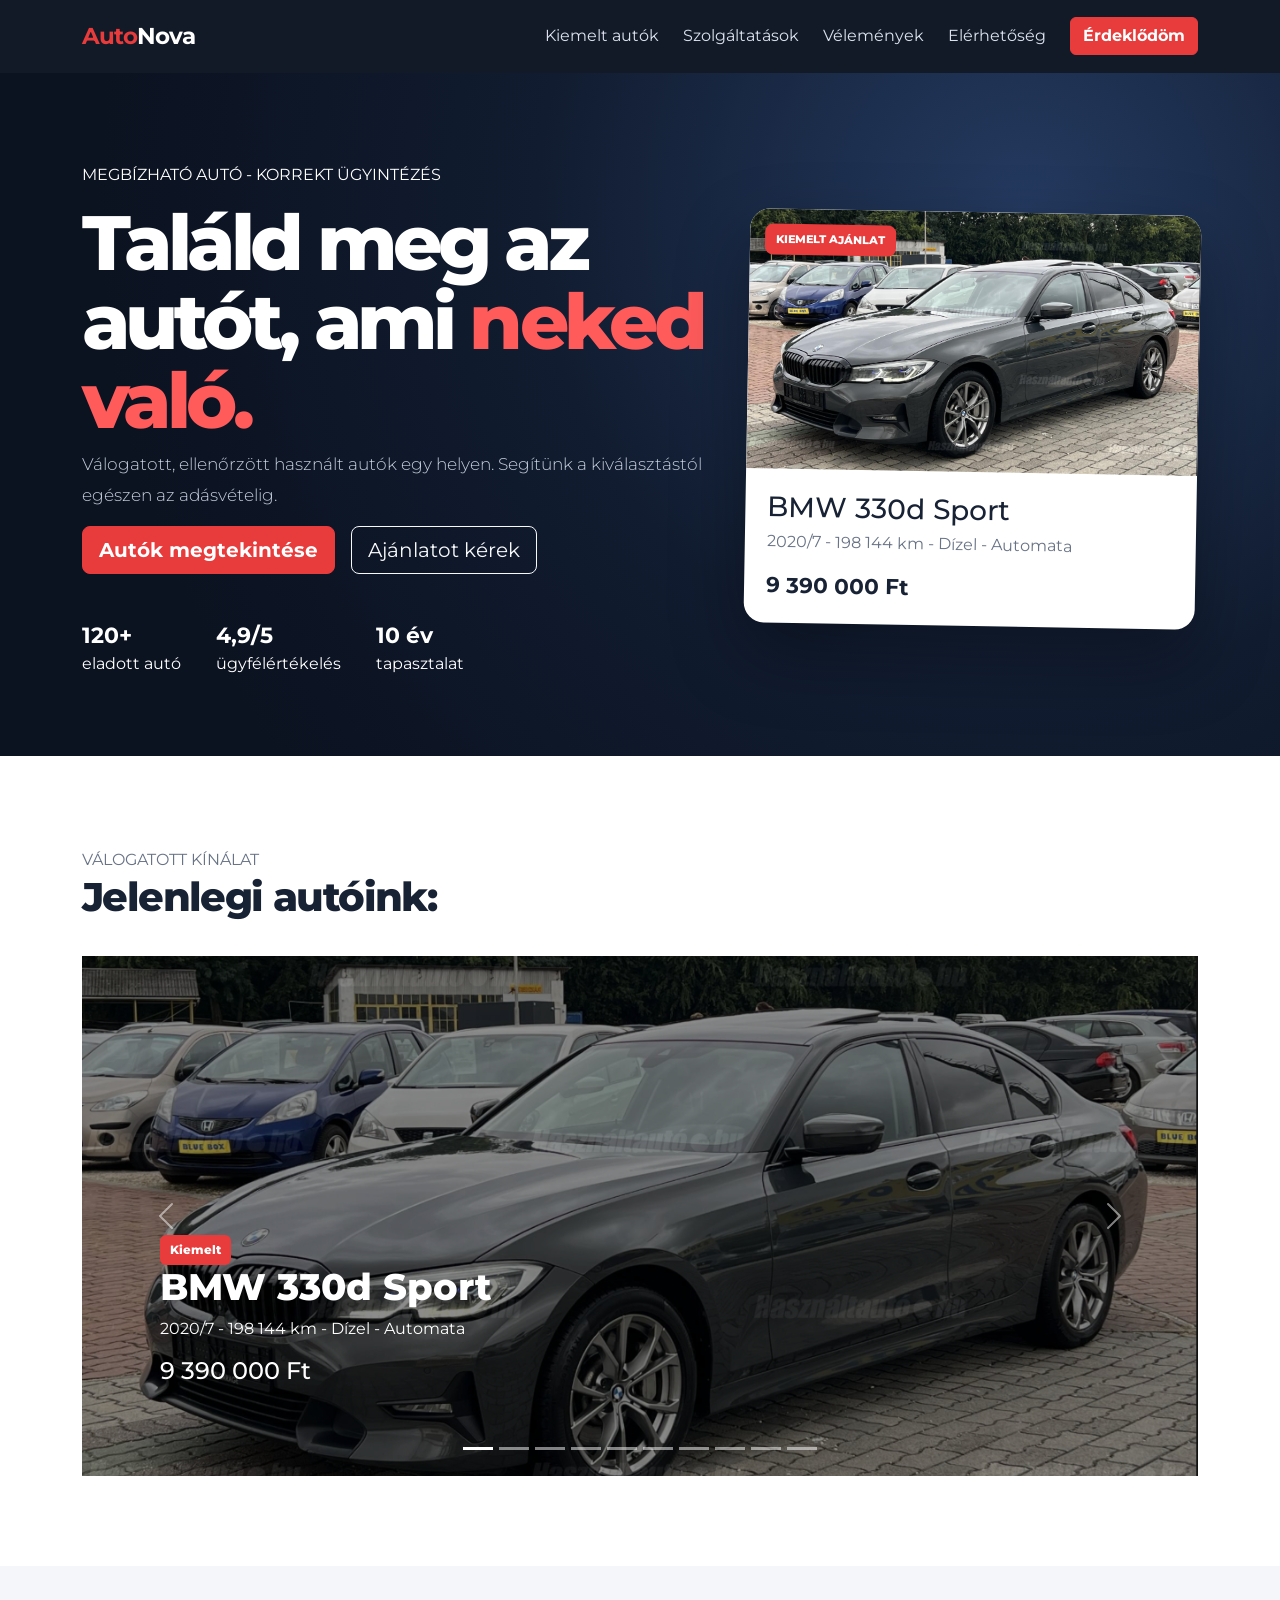
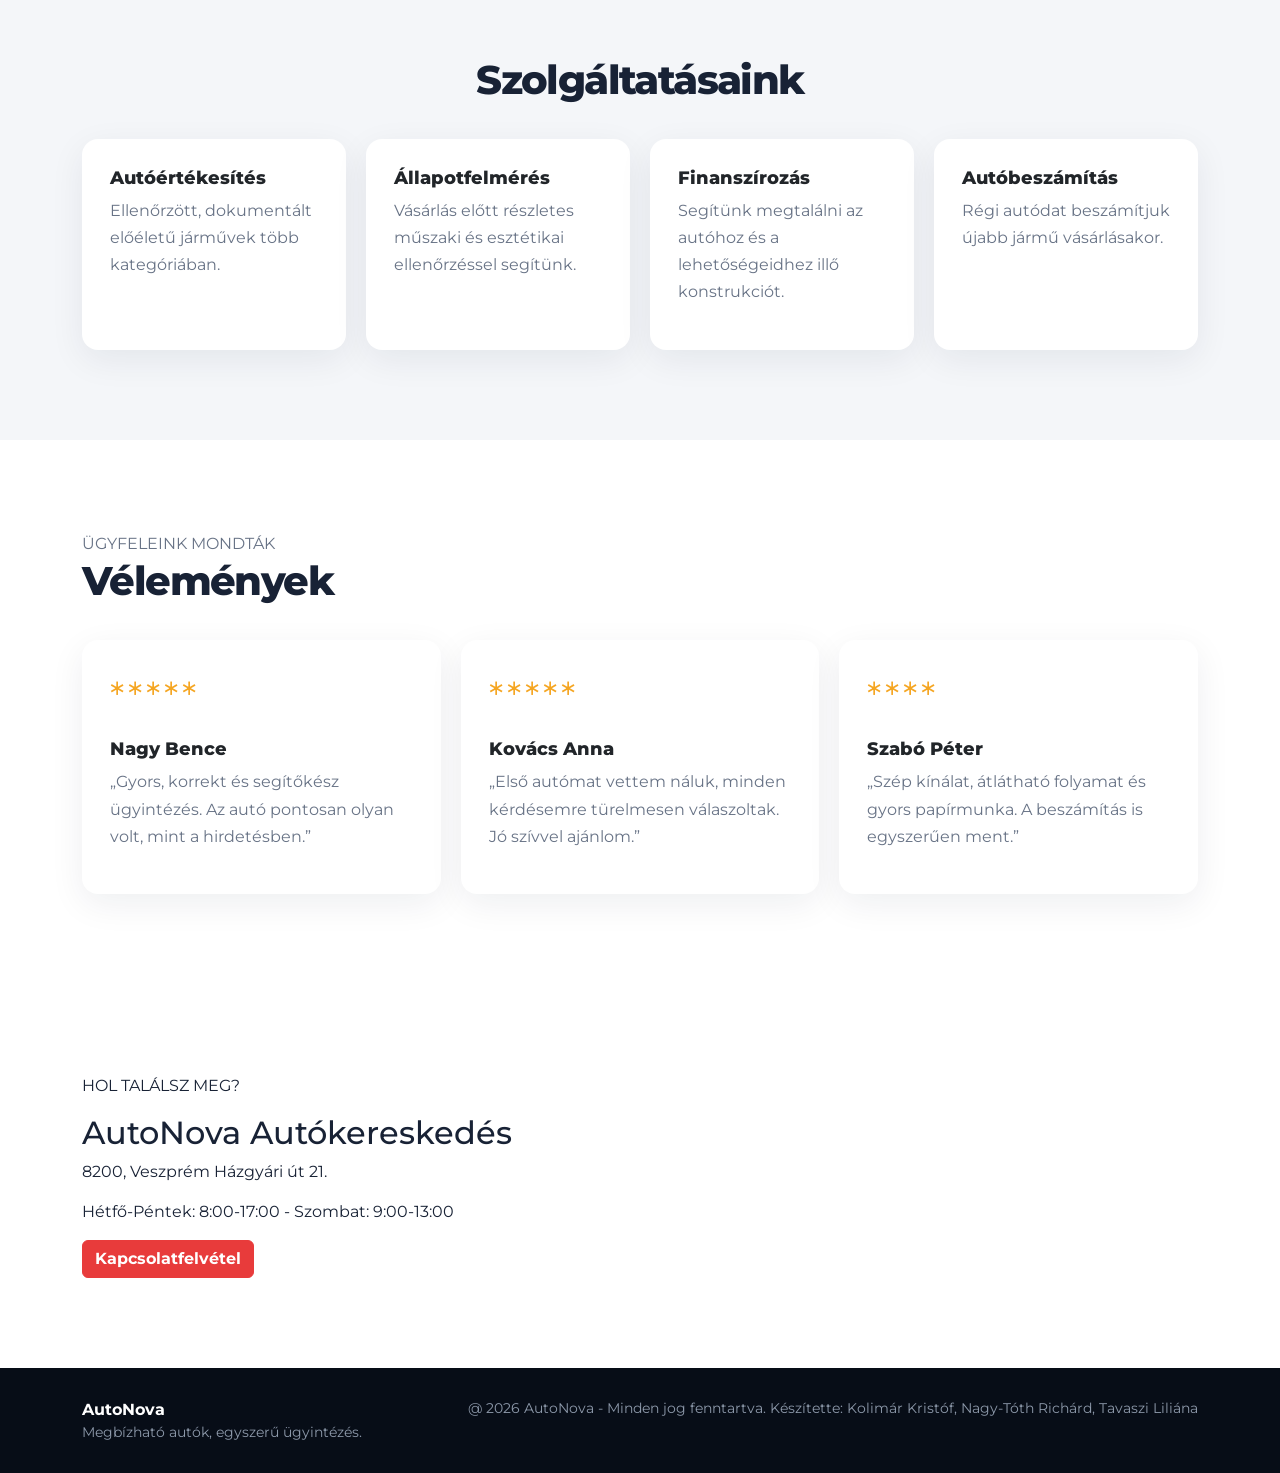
<file: index.html>
<!DOCTYPE html>
<html lang="hu">
<head>
  <meta charset="UTF-8">
  <meta name="viewport" content="width=device-width, initial-scale=1.0">
  <meta name="description" content="AutoNova autókereskedés - megbízható használt és újszerű autók.">
  <title>Autókereskedés</title>
  <link href="https://cdn.jsdelivr.net/npm/bootstrap@5.3.8/dist/css/bootstrap.min.css" rel="stylesheet" integrity="sha384-sRIl4kxILFvY47J16cr9ZwB07vP4J8+LH7qKQnuqkuIAvNWLzeN8tE5YBujZqJLB" crossorigin="anonymous">
  <script src="https://cdn.jsdelivr.net/npm/bootstrap@5.3.8/dist/js/bootstrap.bundle.min.js" integrity="sha384-FKyoEForCGlyvwx9Hj09JcYn3nv7wiPVlz7YYwJrWVcXK/BmnVDxM+D2scQbITxI" crossorigin="anonymous"></script>
  <link rel="stylesheet" href="style.css">
</head>
<body>
<nav class="navbar navbar-expand-lg navbar-dark sticky-top">
  <div class="container">
    <a class="navbar-brand fw-bold" href="#fooldal"><span>Auto</span>Nova</a>
    <button class="navbar-toggler" type="button" data-bs-toggle="collapse" data-bs-target="#menu" aria-label="Menü megnyitása">
      <span class="navbar-toggler-icon"></span>
    </button>
    <div class="collapse navbar-collapse" id="menu">
      <ul class="navbar-nav ms-auto align-items-lg-center gap-lg-2">
        <li class="nav-item"><a class="nav-link" href="#kiemelt">Kiemelt autók</a></li>
        <li class="nav-item"><a class="nav-link" href="#szolgaltatasok">Szolgáltatások</a></li>
        <li class="nav-item"><a class="nav-link" href="#velemenyek">Vélemények</a></li>
        <li class="nav-item"><a class="nav-link" href="#elerhetoseg">Elérhetőség</a></li>
        <li class="nav-item"><a class="btn btn-primary ms-lg-2" href="urlap.html">Érdeklődöm</a></li>
      </ul>
    </div>
  </div>
</nav>

<header id="fooldal" class="auto">
  <div class="container bemutatkozas-tartalom">
    <div class="row align-items-center g-4">
      <div class="col-lg-7">
        <p>MEGBÍZHATÓ AUTÓ - KORREKT ÜGYINTÉZÉS</p>
        <h1>Találd meg az autót, ami <span>neked való.</span></h1>
        <p class="lead">Válogatott, ellenőrzött használt autók egy helyen. Segítünk a kiválasztástól egészen az adásvételig.</p>
        <div class="d-flex flex-wrap gap-3">
          <a href="#kiemelt" class="btn btn-primary btn-lg">Autók megtekintése</a>
          <a href="urlap.html" class="btn btn-outline-light btn-lg">Ajánlatot kérek</a>
        </div>
        <div class="auto-stats">
          <div><b>120+</b>eladott autó</div>
          <div><b>4,9/5</b>ügyfélértékelés</div>
          <div><b>10 év</b>tapasztalat</div>
        </div>
      </div>
      <div class="col-lg-5">
        <div class="auto-card">
          <div class="auto-card-badge">KIEMELT AJÁNLAT</div>
          <img src="képek/330d.png" alt="Modern sportos autó">
          <div class="auto-card-body">
            <h3>BMW 330d Sport</h3>
            <p>2020/7 - 198 144 km - Dízel - Automata</p>
            <b>9 390 000 Ft</b>
          </div>
        </div>
      </div>
    </div>
  </div>
</header>

<main>
<section id="kiemelt" class="section">
  <div class="container">
    <div class="section-heading">
      <div><p>VÁLOGATOTT KÍNÁLAT</p><h2>Jelenlegi autóink:</h2></div>
    </div>

    <div id="carouselExampleCaptions" class="carousel slide">
  <div class="carousel-indicators">
    <button type="button" data-bs-target="#carouselExampleCaptions" data-bs-slide-to="0" class="active" aria-current="true" aria-label="Slide 1"></button>
    <button type="button" data-bs-target="#carouselExampleCaptions" data-bs-slide-to="1" aria-label="Slide 2"></button>
    <button type="button" data-bs-target="#carouselExampleCaptions" data-bs-slide-to="2" aria-label="Slide 3"></button>
    <button type="button" data-bs-target="#carouselExampleCaptions" data-bs-slide-to="3" aria-label="Slide 4"></button>
    <button type="button" data-bs-target="#carouselExampleCaptions" data-bs-slide-to="4" aria-label="Slide 5"></button>
    <button type="button" data-bs-target="#carouselExampleCaptions" data-bs-slide-to="5" aria-label="Slide 6"></button>
    <button type="button" data-bs-target="#carouselExampleCaptions" data-bs-slide-to="6" aria-label="Slide 7"></button>
    <button type="button" data-bs-target="#carouselExampleCaptions" data-bs-slide-to="7" aria-label="Slide 8"></button>
    <button type="button" data-bs-target="#carouselExampleCaptions" data-bs-slide-to="8" aria-label="Slide 9"></button>
    <button type="button" data-bs-target="#carouselExampleCaptions" data-bs-slide-to="9" aria-label="Slide 10"></button>
  </div>
  <div class="carousel-inner">
    <div class="carousel-item active">
      <img src="képek/330d.png" class="d-block w-100" alt="1.autó">
      <div class="carousel-caption d-none d-md-block">
        <span class="tag">Kiemelt</span>
        <h3>BMW 330d Sport</h3>
        <p>2020/7 - 198 144 km - Dízel - Automata</p>
        <h4>9 390 000 Ft</h4>
      </div>
    </div>
    <div class="carousel-item">
      <img src="képek/audia5.jpg" class="d-block w-100" alt="2.autó">
      <div class="carousel-caption d-none d-md-block">
        <h3>Audi A5 Sportback 40 TDI</h3>
        <p>2019/5 - 227 000 km - Dízel - Automata</p>
        <h4>6 990 000 Ft</h4>
      </div>
    </div>
    <div class="carousel-item">
      <img src="képek/galaxy.png" class="d-block w-100" alt="3.autó">
      <div class="carousel-caption d-none d-md-block">
        <h3>Ford Galaxy 2.0 TDCI</h3>
        <p>2014/10 - 232 966 km - Dízel - Manuális</p>
        <h4>3 590 000 Ft</h4>
      </div>
    </div>
    <div class="carousel-item">
      <img src="képek/mondeo.png" class="d-block w-100" alt="4.autó">
      <div class="carousel-caption d-none d-md-block">
        <h3>Ford Mondeo 2.0 TDCI Champions Titanium</h3>
        <p>2012/5 - 244 623 km - Dízel - Manuális</p>
        <h4>2 390 000 Ft</h4>
      </div>
    </div>
    <div class="carousel-item">
      <img src="képek/cx5.png" class="d-block w-100" alt="5.autó">
      <div class="carousel-caption d-none d-md-block">
        <h3>Mazda CX-5 2.2 CD Challenge</h3>
        <p>2014/6 - 197 000 km - Dízel - Manuális</p>
        <h4>2 999 999 Ft</h4>
      </div>
    </div>
    <div class="carousel-item">
      <img src="képek/B160.png" class="d-block w-100" alt="6.autó">
      <div class="carousel-caption d-none d-md-block">
        <h3>Mercedes-Benz B 160 CDI d Style</h3>
        <p>2014/7 - 173 777 km - Dízel - Manuális</p>
        <h4>2 890 000 Ft</h4>
      </div>
    </div>
    <div class="carousel-item">
      <img src="képek/e350.png" class="d-block w-100" alt="7.autó">
      <div class="carousel-caption d-none d-md-block">
        <h3>Mercedes-Benz E 350 d 4Matic 9G-TRONIC</h3>
        <p>2018/3 - 142 000 km - Dízel - Automata</p>
        <h4>9 800 000 Ft</h4>
      </div>
    </div>
    <div class="carousel-item">
      <img src="képek/astraj.png" class="d-block w-100" alt="8.autó">
      <div class="carousel-caption d-none d-md-block">
        <h3>OPEL ASTRA J GTC 1.6 T Sport</h3>
        <p>2012/9 - 219 800 km - Benzin - Automata</p>
        <h4>2 790 000 Ft</h4>
      </div>
    </div>
    <div class="carousel-item">
      <img src="képek/308.png" class="d-block w-100" alt="9.autó">
      <div class="carousel-caption d-none d-md-block">
        <h3>PEUGEOT 308 SW 1.2 PureTech GT Line</h3>
        <p>2017/1 - 82 118 km - Benzin - Manuális</p>
        <h4>3 290 000 Ft</h4>
      </div>
    </div>
    <div class="carousel-item">
      <img src="képek/passat.png" class="d-block w-100" alt="10.autó">
      <div class="carousel-caption d-none d-md-block">
        <h3>VOLKSWAGEN PASSAT VIII 2.0 TDI BMT Comfortline DSG</h3>
        <p>2015/11 - 282 144 km - Dízel - Automata</p>
        <h4>3 499 000 Ft</h4>
      </div>
    </div>
  </div>
  <button class="carousel-control-prev" type="button" data-bs-target="#carouselExampleCaptions" data-bs-slide="prev">
    <span class="carousel-control-prev-icon" aria-hidden="true"></span>
    <span class="visually-hidden">Previous</span>
  </button>
  <button class="carousel-control-next" type="button" data-bs-target="#carouselExampleCaptions" data-bs-slide="next">
    <span class="carousel-control-next-icon" aria-hidden="true"></span>
    <span class="visually-hidden">Next</span>
  </button>
</div>
  </div>
</section>

<section id="szolgaltatasok" class="section section-light">
  <div class="container">
    <div class="section-heading centered"><div><h2>Szolgáltatásaink</h2></div></div>
    <div class="service-grid">
      <article class="card service-card"><h3>Autóértékesítés</h3><p>Ellenőrzött, dokumentált előéletű járművek több kategóriában.</p></article>
      <article class="card service-card"><h3>Állapotfelmérés</h3><p>Vásárlás előtt részletes műszaki és esztétikai ellenőrzéssel segítünk.</p></article>
      <article class="card service-card"><h3>Finanszírozás</h3><p>Segítünk megtalálni az autóhoz és a lehetőségeidhez illő konstrukciót.</p></article>
      <article class="card service-card"><h3>Autóbeszámítás</h3><p>Régi autódat beszámítjuk újabb jármű vásárlásakor.</p></article>
    </div>
  </div>
</section>

<section id="velemenyek" class="section">
  <div class="container">
    <div class="section-heading"><div><p>ÜGYFELEINK MONDTÁK</p><h2>Vélemények</h2></div></div>
    <div class="review-grid">
      <article class="card velemeny-kartya"><div class="stars">*****</div><h3>Nagy Bence</h3><p>„Gyors, korrekt és segítőkész ügyintézés. Az autó pontosan olyan volt, mint a hirdetésben.”</p></article>
      <article class="card velemeny-kartya"><div class="stars">*****</div><h3>Kovács Anna</h3><p>„Első autómat vettem náluk, minden kérdésemre türelmesen válaszoltak. Jó szívvel ajánlom.”</p></article>
      <article class="card velemeny-kartya"><div class="stars">****</div><h3>Szabó Péter</h3><p>„Szép kínálat, átlátható folyamat és gyors papírmunka. A beszámítás is egyszerűen ment.”</p></article>
    </div>
  </div>
</section>

<section id="elerhetoseg" class="section helyszin">
  <div class="container">
    <div class="location-box">
      <div><p>HOL TALÁLSZ MEG?</p><h2>AutoNova Autókereskedés</h2>
      <p>8200, Veszprém Házgyári út 21.</p><p>Hétfő-Péntek: 8:00-17:00 - Szombat: 9:00-13:00</p>
      <a href="urlap.html" class="btn btn-primary">Kapcsolatfelvétel</a></div>
    </div>
  </div>
</section>
</main>

<footer>
  <div class="container d-flex flex-column flex-md-row justify-content-between gap-3">
    <div><b>AutoNova</b><p class="mb-0">Megbízható autók, egyszerű ügyintézés.</p></div>
    <div class="text-md-end"><p class="mb-0">@ 2026 AutoNova - Minden jog fenntartva. Készítette: Kolimár Kristóf, Nagy-Tóth Richárd, Tavaszi Liliána</p></div>
  </div>
</footer>

</body>
</html>
</file>
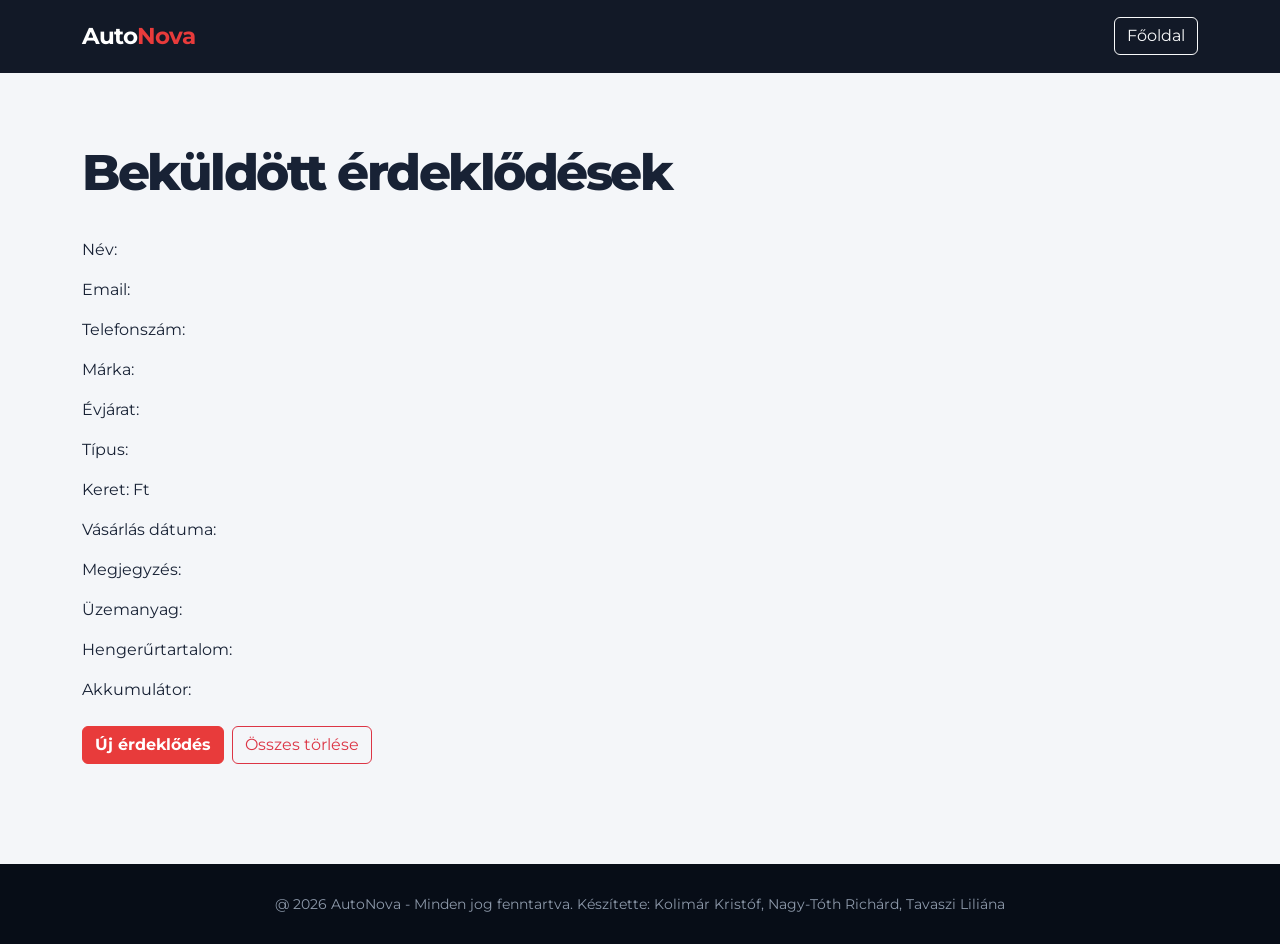
<file: eredmenyek.html>
<!DOCTYPE html>
<html lang="hu">
<head>
  <meta charset="UTF-8">
  <meta name="viewport" content="width=device-width, initial-scale=1.0">
  <title>Érdeklődések | AutoNova</title>
  <link href="https://cdn.jsdelivr.net/npm/bootstrap@5.3.8/dist/css/bootstrap.min.css" rel="stylesheet"
    integrity="sha384-sRIl4kxILFvY47J16cr9ZwB07vP4J8+LH7qKQnuqkuIAvNWLzeN8tE5YBujZqJLB" crossorigin="anonymous">
  <script defer src="script.js"></script>
  <link rel="stylesheet" href="eredmenyek.css">
</head>

<body class="form-page">
  <nav class="navbar navbar-expand-lg navbar-dark sticky-top">
    <div class="container"><a class="navbar-brand fw-bold" href="index.html">Auto<span>Nova</span></a><a
        class="btn btn-outline-light" href="index.html">Főoldal</a></div>
  </nav>
  <main class="results-wrapper">
    <div class="container">
      <div class="form-header">
        <h1>Beküldött érdeklődések</h1>
      </div>
      <p>Név: <span id="eredmenyNev"></span></p>
      <p>Email: <span id="eredmenyEmail"></span></p>
      <p>Telefonszám: <span id="eredmenyTelefonszam"></span></p>
      <p>Márka: <span id="eredmenyMarka"></span></p>
      <p>Évjárat: <span id="eredmenyEvjarat"></span></p>
      <p>Típus: <span id="eredmenyTipus"></span></p>
      <p>Keret: <span id="eredmenyBudget"></span> Ft</p>
      <p>Vásárlás dátuma: <span id="eredmenyDate"></span></p>
      <p>Megjegyzés: <span id="eredmenyMessage"></span></p>
      <p>Üzemanyag: <span id="eredmenyUzemanyag"></span></p>
      <p>Hengerűrtartalom: <span id="eredmenyHenger"></span></p>
      <p>Akkumulátor: <span id="eredmenyAkku"></span></p>
      <div class="mt-4 d-flex gap-2"><a href="urlap.html" class="btn btn-primary">Új érdeklődés</a><button id="clearResults" onclick="torles()" class="btn btn-outline-danger">Összes törlése</button></div>
    </div>
  </main>
  <footer>
    <div class="container text-center">
      <p class="mb-0">@ 2026 AutoNova - Minden jog fenntartva. Készítette: Kolimár Kristóf, Nagy-Tóth Richárd, Tavaszi Liliána</p>
    </div>
  </footer>
</body>

</html>
</file>
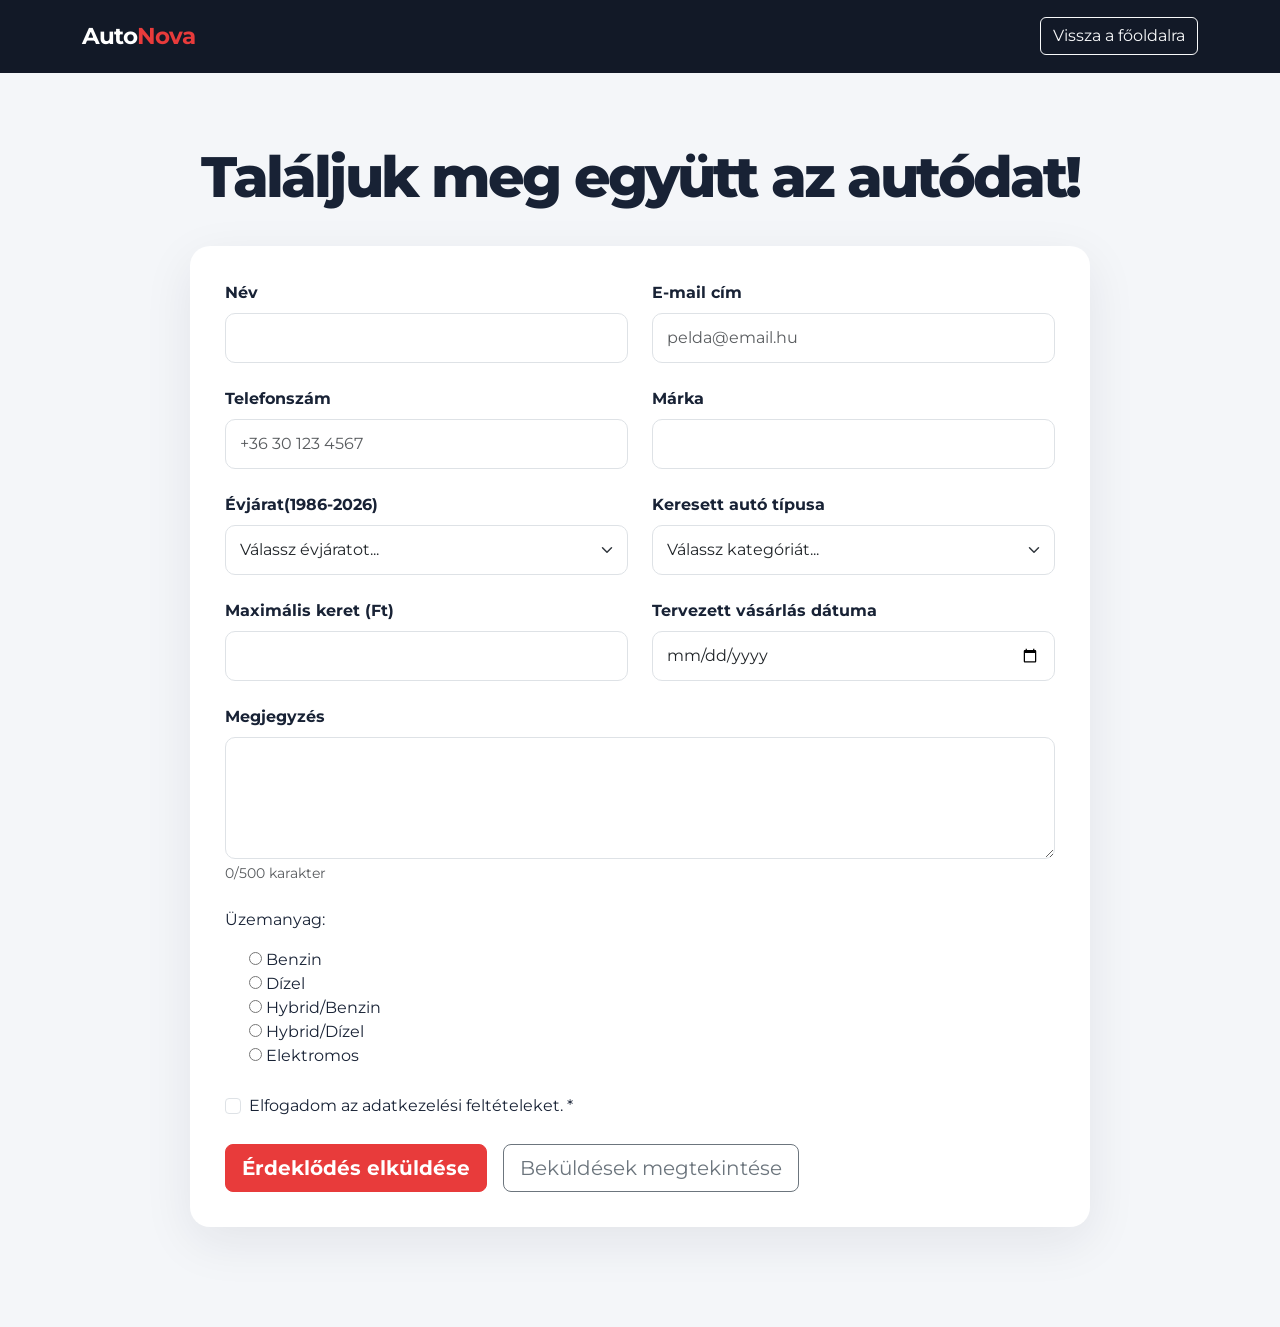
<file: urlap.html>
<!DOCTYPE html>
<html lang="hu">
<head>
  <meta charset="UTF-8">
  <meta name="viewport" content="width=device-width, initial-scale=1.0">
  <title>Érdeklődés | AutoNova</title>
  <link href="https://cdn.jsdelivr.net/npm/bootstrap@5.3.8/dist/css/bootstrap.min.css" rel="stylesheet"
    integrity="sha384-sRIl4kxILFvY47J16cr9ZwB07vP4J8+LH7qKQnuqkuIAvNWLzeN8tE5YBujZqJLB" crossorigin="anonymous">
  <script defer src="urlap.js"></script>
  <link rel="stylesheet" href="urlap.css">
</head>

<body class="form-page">
  <nav class="navbar navbar-expand-lg navbar-dark sticky-top">
    <div class="container">
      <a class="navbar-brand fw-bold" href="index.html">Auto<span>Nova</span></a>
      <div>
        <a class="btn btn-outline-light" href="index.html">Vissza a főoldalra</a>
      </div>
    </div>
  </nav>

  <main class="form-wrapper">
    <div class="container">
      <div class="form-header text-center">
        <h1>Találjuk meg együtt az autódat!</h1>
      </div>
      <div class="form-card">
        <form action="eredmenyek.html" method="get">
          <div class="row g-4">
            <div class="col-md-6">
              <label for="name" class="form-label">Név</label>
              <input id="name" name="name" type="text" class="form-control" minlength="3" maxlength="60" required>
              <div class="invalid-feedback">A név legalább 3 karakter legyen.
              </div>
            </div>
            <div class="col-md-6">
              <label for="email" class="form-label">E-mail cím</label>
              <input id="email" name="email" type="email" class="form-control" required placeholder="pelda@email.hu">
              <div class="invalid-feedback">Adj meg egy érvényes e-mail címet.
              </div>
            </div>
            <div class="col-md-6">
              <label for="phone" class="form-label">Telefonszám</label>
              <input id="phone" name="phone" type="tel" class="form-control" required placeholder="+36 30 123 4567">
              <div class="invalid-feedback">Adj meg érvényes telefonszámot.
              </div>
            </div>
            <div class="col-md-6">
              <label for="marka" class="form-label">Márka</label>
              <input id="marka" name="marka" type="text" class="form-control" minlength="3" maxlength="60" required>
            </div>
            <div class="col-md-6">
              <label for="evjarat" class="form-label">Évjárat(1986-2026)</label>
              <select id="evjarat" name="evjarat" class="form-select"></select>
            </div>
            <div class="col-md-6">
              <label for="tipus" class="form-label">Keresett autó típusa</label>
              <select id="tipus" name="tipus" class="form-select" required>
                <option value="">Válassz kategóriát...</option>
                <option>Városi kisautó</option>
                <option>Kompakt</option>
                <option>Szedán</option>
                <option>Kombi</option>
                <option>SUV</option>
                <option>Sportautó</option>
                <option>Egyéb</option>
              </select>
              <div class="invalid-feedback">Válassz egy kategóriát.
              </div>
            </div>
            <div class="col-md-6">
              <label for="budget" class="form-label">Maximális keret (Ft)</label>
              <input id="budget" name="budget" type="number" class="form-control" min="500000" max="50000000"
                step="100000">
              <div class="invalid-feedback">500 000 és 50 000 000 Ft közötti értéket adj meg.
              </div>
            </div>
            <div class="col-md-6">
              <label for="date" class="form-label">Tervezett vásárlás dátuma</label>
              <input id="date" name="date" type="date" class="form-control" required>
              <div class="invalid-feedback">Adj meg egy jövőbeli dátumot.
              </div>
            </div>
            <div class="col-12">
              <label for="message" class="form-label">Megjegyzés</label>
              <textarea id="message" name="message" class="form-control" rows="4" maxlength="500"></textarea>
              <div class="form-text"><span id="charCount">0</span>/500 karakter
              </div>
            </div>

            <div class="col-12">
              <p class="alcím">Üzemanyag:</p>
              <div class="form-check">
                <input id="benzin" name="uzemanyag" type="radio" value="benzin">
                <label for="benzin">Benzin</label>
                <br>
                <input id="dízel" name="uzemanyag" type="radio" value="dízel">
                <label for="dízel">Dízel</label>
                <br>
                <input id="benzinhybrid" name="uzemanyag" type="radio" value="benzinhybrid">
                <label for="benzinh">Hybrid/Benzin</label>
                <br>
                <input id="dízelhybrid" name="uzemanyag" type="radio" value="dízelhybrid">
                <label for="dízelhybrid">Hybrid/Dízel</label>
                <br>
                <input id="elektromos" name="uzemanyag" type="radio" value="elektromos">
                <label for="elektromos">Elektromos</label>
              </div>
            </div>

            <!--Nem elektromos-->
            <div id="nemelektromos" class="col-12 rejtett">
              <p class="alcim">Hengerűrtartalom</p>
              <input id="hengerkapacitás" name="nemelektromos" type="text" class="form-control" placeholder="1600 cm³">
              <label for="hengerkapacitás"></label>
              <br>
            </div>

            <!--Elektromos autokhoz-->
            <div id="elektromosoknak" class="col-12 rejtett">
              <p class="alcim">Akkumulátor kapacitás</p>
              <input id="akku" name="elektromosoknak" type="text" class="form-control" placeholder="64 kWh">
              <label for="akku"></label>
              <br>
            </div>
            
            <div class="col-12">
              <div class="form-check">
                <input id="privacy" name="privacy" type="checkbox" class="form-check-input" required>
                <label for="privacy" class="form-check-label">Elfogadom az adatkezelési feltételeket. *</label>
                <div class="invalid-feedback">A feltétel elfogadása szükséges.
                </div>
              </div>
            </div>
            <div class="col-12 d-flex flex-wrap gap-3">
              <button class="btn btn-primary btn-lg" type="submit">Érdeklődés elküldése</button>
              <a class="btn btn-outline-secondary btn-lg" href="eredmenyek.html">Beküldések megtekintése</a>
            </div>
          </div>
        </form>
      </div>
    </div>

  </main>
</body>

</html>
</file>
<file: style.css>
@import url('https://fonts.googleapis.com/css2?family=Montserrat:wght@400;500;600;700;800&display=swap');

* {
    box-sizing: border-box
}

html {
    scroll-behavior: smooth
}

body {
    font-family: Montserrat, Arial, sans-serif;
    color: #182235;
    margin: 0;
    background: #fff
}

.navbar {
    background: rgba(11, 18, 32, .97);
    padding: 14px 0
}

.navbar-brand {
    font-size: 1.45rem;
    letter-spacing: -.04em
}

.navbar-brand span {
    color: #e83b3b
}

.nav-link {
    color: #dce3ef
}

.nav-link:hover {
    color: #fff
}

.btn-primary {
    background: #e83b3b;
    border-color: #e83b3b;
    font-weight: 700
}

.btn-primary:hover {
    background: #c92d2d;
    border-color: #c92d2d
}

.auto {
    background: radial-gradient(circle at 80% 20%, #243a60 0, #111c30 42%, #0b1220 80%);
    color: #fff;
    padding: 90px 0 80px;
    overflow: hidden
}

.auto h1 {
    font-size: clamp(2.6rem, 6vw, 5rem);
    font-weight: 800;
    line-height: 1.03;
    letter-spacing: -.06em
}

.auto h1 span {
    color: #ff5b5b
}

.auto .lead {
    color: #c5cedc;
    max-width: 680px;
    font-size: 1.08rem;
    line-height: 1.8
}

.auto-stats {
    display: flex;
    gap: 35px;
    margin-top: 45px
}

.auto-stats div {
    display: flex;
    flex-direction: column
}

.auto-stats b {
    font-size: 1.35rem
}

.auto-card {
    background: #fff;
    color: #182235;
    border-radius: 20px;
    overflow: hidden;
    box-shadow: 0 30px 70px rgba(0, 0, 0, .35);
    transform: rotate(1deg);
    animation: floatCard 4s ease-in-out infinite
}

.auto-card img {
    width: 100%;
    height: 260px;
    object-fit: cover;
}

.auto-card-body {
    padding: 22px
}

.auto-card-body h3 {
    margin: 0 0 5px
}

.auto-card-body p {
    color: #687386;
    margin: 0 0 15px
}

.auto-card-body b {
    font-size: 1.35rem
}

.auto-card-badge {
    position: absolute;
    top: 15px;
    left: 15px;
    background: #e83b3b;
    color: #fff;
    padding: 7px 11px;
    border-radius: 8px;
    font-size: .7rem;
    font-weight: 800
}

@keyframes floatCard {

    0%,100% {
        transform: rotate(1deg) translateY(0)
    }
    50% {
        transform: rotate(1deg) translateY(-10px)
    }
}

.section {
    padding: 90px 0
}

.section-light {
    background: #f4f6f9
}

.section-heading {
    margin-bottom: 35px
}

.section-heading h2 {
    font-size: 2.5rem;
    font-weight: 800;
    letter-spacing: -.04em;
    margin: 0
}

.section-heading p {
    color: #687386;
    max-width: 480px;
    margin: 0;
    line-height: 1.7
}

.centered {
    justify-content: center;
    text-align: center
}

.carousel-item {
    height: 520px
}

.carousel-item>img {
    height: 100%;
    object-fit: cover;
    filter: brightness(.55)
}

.carousel-caption {
    text-align: left;
    left: 7%;
    right: auto;
    bottom: 12%;
    max-width: 520px
}

.carousel-caption h3 {
    font-size: 2.3rem;
    font-weight: 800
}

.tag {
    display: inline-block;
    color: #fff;
    background: #e83b3b;
    padding: 6px 10px;
    border-radius: 6px;
    font-size: .75rem;
    font-weight: 800
}

.service-grid,
.review-grid {
    display: grid;
    grid-template-columns: repeat(4, 1fr);
    gap: 20px
}

.review-grid {
    grid-template-columns: repeat(3, 1fr)
}

.card {
    border: 0;
    border-radius: 16px
}

.service-card,
.velemeny-kartya {
    padding: 28px;
    box-shadow: 0 10px 35px rgba(20, 30, 50, .07);
    transition: transform .25s, box-shadow .25s
}

.service-card:hover,
.velemeny-kartya:hover {
    transform: translateY(-8px);
    box-shadow: 0 18px 45px rgba(20, 30, 50, .13)
}

.service-card h3,
.velemeny-kartya h3 {
    font-weight: 800;
    font-size: 1.15rem
}

.service-card p,
.velemeny-kartya p {
    color: #687386;
    line-height: 1.7
}

.stars {
    color: #f5a623;
    letter-spacing: 3px;
    margin-bottom: 15px;
    font-size: 37px
}

.location-box {
    display: flex;
    align-items: center
}

footer {
    background: #070d17;
    color: #8d99aa;
    padding: 30px 0
}

footer b {
    color: #fff
}

footer p {
    font-size: .85rem
}

@media (max-width: 992px) {
    .auto {
        padding-top: 60px;
    }

    .service-card {
        flex: 1 1 calc(50% - 20px);
    }

    .carousel-item {
        height: 440px;
    }
}

@media (max-width: 768px) {
    .section {
        padding: 65px 0;
    }
     .section-heading {
        display: block;
    }
    .section-heading p {
        margin-top: 15px;
    }
    .review-grid {
        grid-template-columns: 1fr;
    }
    .auto-stats {
        gap: 20px;
        flex-wrap: wrap;
    }
    .auto-card {
        margin-top: 15px;
    }
    .carousel-item {
        height: 400px;
    }
    .carousel-caption h3 {
        font-size: 1.7rem;
    }
}
/* Ezt kell a Javascripthez: */
.rejtett {
    display: none;
}
</file>
<file: eredmenyek.css>
@import url('https://fonts.googleapis.com/css2?family=Montserrat:wght@400;500;600;700;800&display=swap');

*{
    box-sizing:border-box
}
html
{
    scroll-behavior:smooth
}
body{
    font-family:Montserrat,Arial,sans-serif;
        color:#182235;;margin:0;
        background:#fff
    }
.form-page{
    background:#f4f6f9;
}

.form-wrapper,.results-wrapper{
    padding:70px 0 100px;
    min-height:calc(100vh - 130px)
}

.form-header{
    margin-bottom:35px
}

.navbar {
    background: rgba(11, 18, 32, .97);
    padding: 14px 0
}

.navbar-brand {
    font-size: 1.45rem;
    letter-spacing: -.04em
}

.navbar-brand span {
    color: #e83b3b
}


.btn-primary{
    background:#e83b3b;
    border-color:#e83b3b;
    font-weight:700
}
.btn-primary:hover{
    background:#c92d2d;
    border-color:#c92d2d;
    transform:translateY(-2px)
}
footer{
    background:#070d17;
    color:#8d99aa;
    padding:30px 0
}
footer b{
    color:#fff
}
footer p{
    font-size:.85rem
}
.form-header h1{
    font-size: 50px;
    font-weight:800;
    letter-spacing:-.05em
}

@media(max-width:768px){
    .results-wrapper{
        padding:40px 15px 60px;
    }

    .form-header h1{
        font-size:36px;
    }

}
</file>
<file: urlap.css>
@import url('https://fonts.googleapis.com/css2?family=Montserrat:wght@400;500;600;700;800&display=swap');


*{
    box-sizing:border-box
}
.form-page {
    background: #f4f6f9;
}

.form-wrapper,
.results-wrapper {
    padding: 70px 0 100px;
    min-height: calc(100vh - 130px);
}

.form-header {
    margin-bottom: 35px
}

.form-header h1 {
    font-size: 57px;
    font-weight: 800;
    letter-spacing: -.05em
}


.form-card {
    background: #fff;
    border-radius: 20px;
    padding: 35px;
    max-width: 900px;
    margin: auto;
    box-shadow: 0 15px 50px rgba(20, 30, 50, .08)
}

.form-label {
    font-weight: 700
}

.form-control,
.form-select {
    padding: 12px 14px;
    border-radius: 10px
}

.form-control:focus,
.form-select:focus {
    border-color: #e83b3b;

}

.btn-primary {
    background: #e83b3b;
    border-color: #e83b3b;
    font-weight: 700
}

.btn-primary:hover {
    background: #c92d2d;
    border-color: #c92d2d;
    transform: translateY(-2px)
}


html {
    scroll-behavior: smooth
}

body {
    font-family:Montserrat, Arial, Helvetica, sans-serif;
    color: #182235;
    margin: 0;
    background: #fff
}

.navbar {
    background: rgba(11, 18, 32, .97);
    padding: 14px 0
}

.navbar-brand {
    font-size: 1.45rem;
    letter-spacing: -.04em
}

.navbar-brand span {
    color: #e83b3b
}

.nav-link {
    color: #dce3ef
}

.nav-link:hover {
    color: #fff
}

/* Ezt kell a Javascripthez: */
.rejtett {
    display: none;
}


/* Responsivity */
@media (max-width: 992px) {
    .form-card {
        max-width: 95%;
    }
}
@media (max-width: 768px) {
    .form-header h1 {
        font-size: 36px;
    }

    .form-card {
        padding: 20px;
    }

    .form-wrapper,
    .results-wrapper {
        padding: 40px 0 60px;
    }
}
</file>
